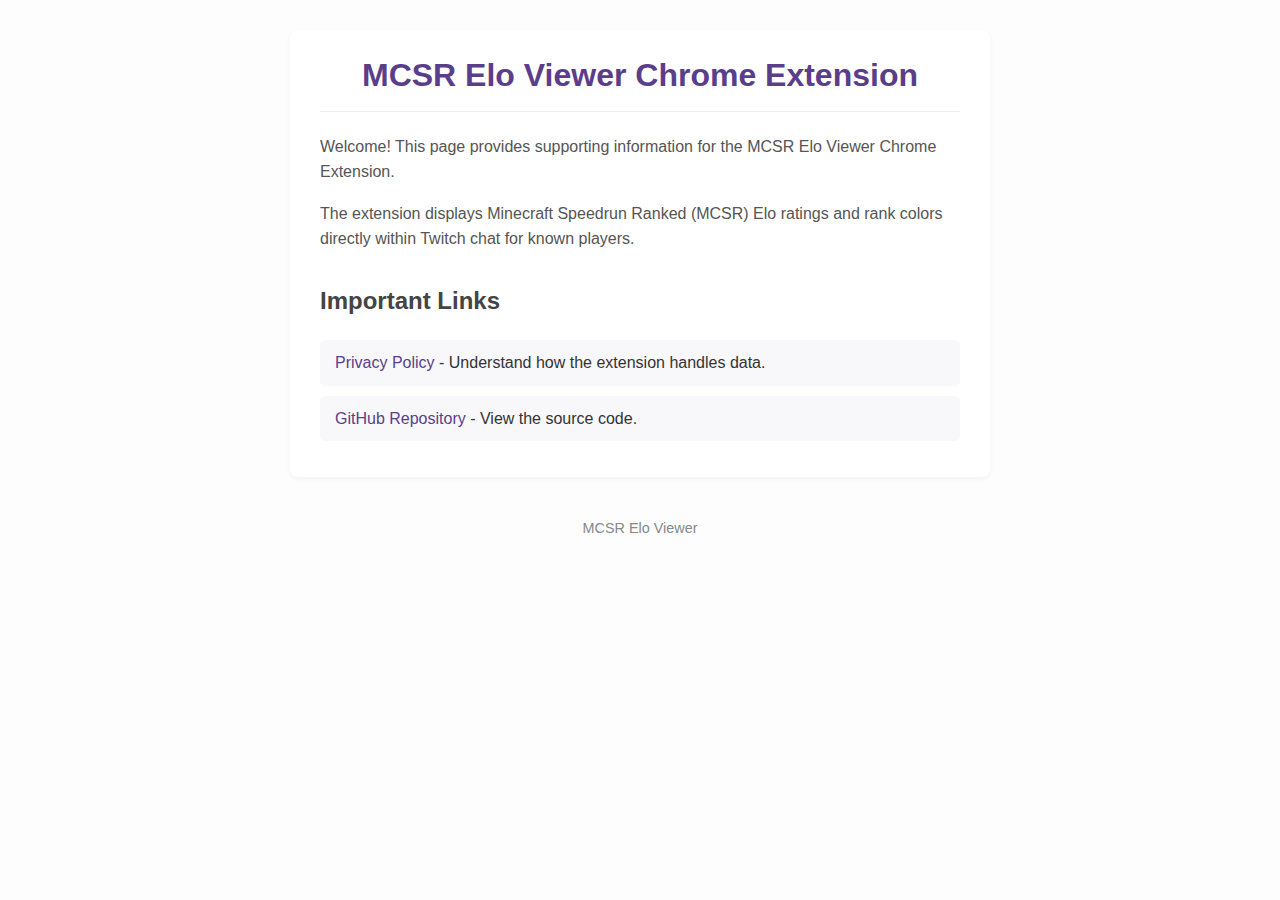
<file: index.html>
<!DOCTYPE html>
<html lang="en">
<head>
    <meta charset="UTF-8">
    <meta name="viewport" content="width=device-width, initial-scale=1.0">
    <title>MCSR Elo Viewer Information</title>
    <style>
        body {
            font-family: -apple-system, BlinkMacSystemFont, "Segoe UI", Roboto, Oxygen-Sans, Ubuntu, Cantarell, "Helvetica Neue", sans-serif;
            line-height: 1.6;
            margin: 0 auto;
            max-width: 700px;
            padding: 30px 20px;
            color: #333;
            background-color: #fdfdfd;
        }
        .container {
            background-color: #fff;
            padding: 20px 30px;
            border-radius: 8px;
            box-shadow: 0 2px 5px rgba(0,0,0,0.05);
        }
        h1 {
            color: #5a3e8a; /* Theme color */
            border-bottom: 1px solid #eee;
            padding-bottom: 10px;
            margin-top: 0;
            text-align: center;
        }
         h2 {
            color: #444;
            margin-top: 30px;
        }
        p {
            color: #555;
            margin-bottom: 15px;
        }
        a {
            color: #5a3e8a;
            text-decoration: none;
            font-weight: 500;
        }
        a:hover {
            text-decoration: underline;
        }
        ul {
            list-style: none;
            padding: 0;
        }
        li {
            margin-bottom: 10px;
            background-color: #f8f8fa;
            padding: 10px 15px;
            border-radius: 5px;
        }
        .footer {
             margin-top: 40px;
             text-align: center;
             font-size: 0.9em;
             color: #888;
        }
    </style>
</head>
<body>
    <div class="container">
        <h1>MCSR Elo Viewer Chrome Extension</h1>

        <p>
            Welcome! This page provides supporting information for the MCSR Elo Viewer Chrome Extension.
        </p>
        <p>
            The extension displays Minecraft Speedrun Ranked (MCSR) Elo ratings and rank colors directly within Twitch chat for known players.
        </p>

        <h2>Important Links</h2>
        <ul>
            <li>
                <a href="privacy.html">Privacy Policy</a> - Understand how the extension handles data.
            </li>
            <!-- Optional: Add link to GitHub Repo -->
            <li>
                <a href="https://github.com/Evanition/gettingtwitch_ids" target="_blank" rel="noopener noreferrer">GitHub Repository</a> - View the source code.
            </li>
            <!-- Optional: Add link to Chrome Web Store once published -->
            <!--
            <li>
                <a href="[Link to Chrome Web Store Listing]" target="_blank" rel="noopener noreferrer">Get the Extension</a> - Install from the Chrome Web Store.
            </li>
            -->
        </ul>
    </div>

     <div class="footer">
        MCSR Elo Viewer
    </div>

</body>
</html>
</file>
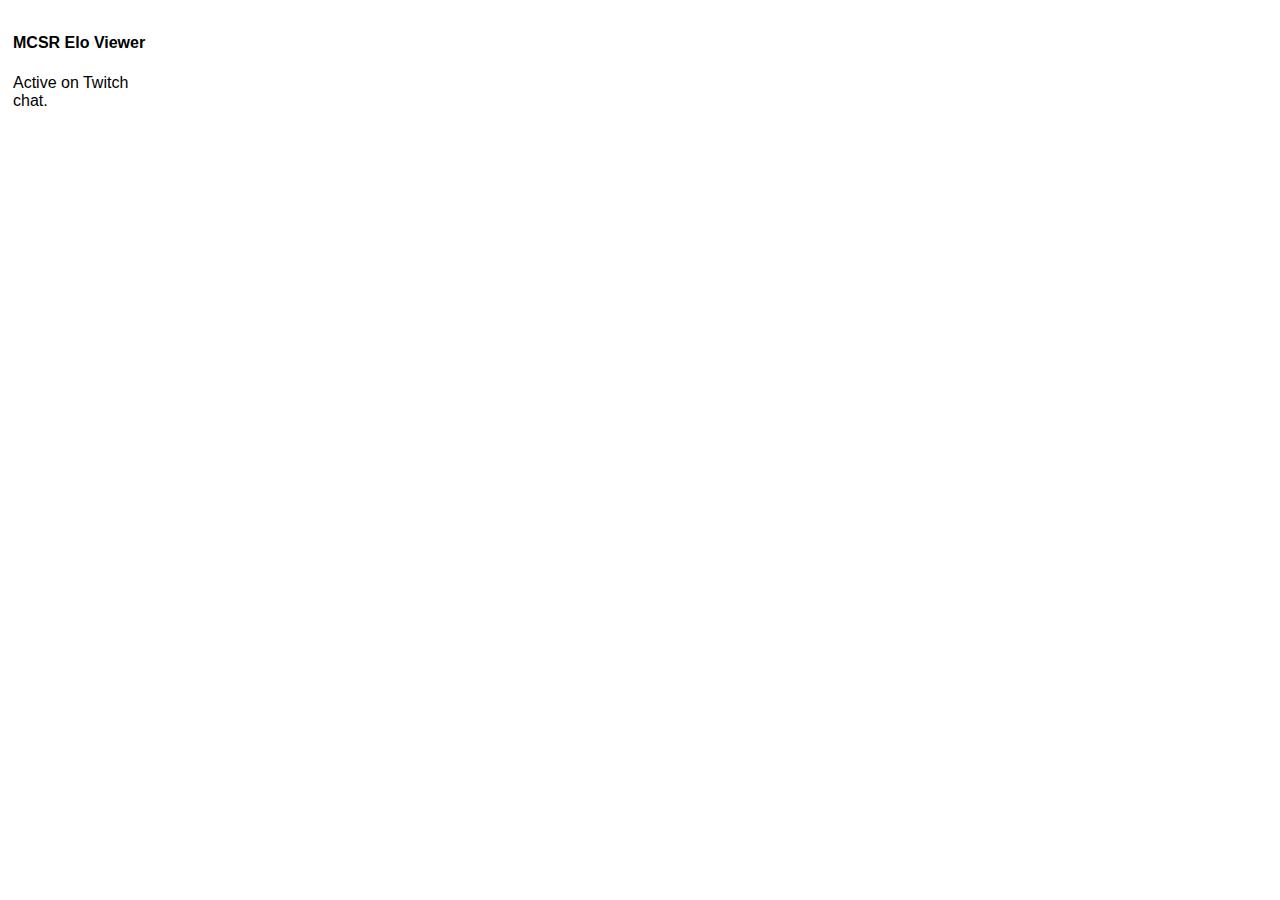
<file: popup.html>
<!-- popup.html -->
<!DOCTYPE html>
<html>
<head>
  <title>MCSR Elo Viewer</title>
  <style>body { width: 150px; font-family: sans-serif; padding: 5px; }</style>
</head>
<body>
  <h4>MCSR Elo Viewer</h4>
  <p>Active on Twitch chat.</p>
  <!-- Add buttons for actions like clearing cache if needed -->
</body>
</html>
</file>
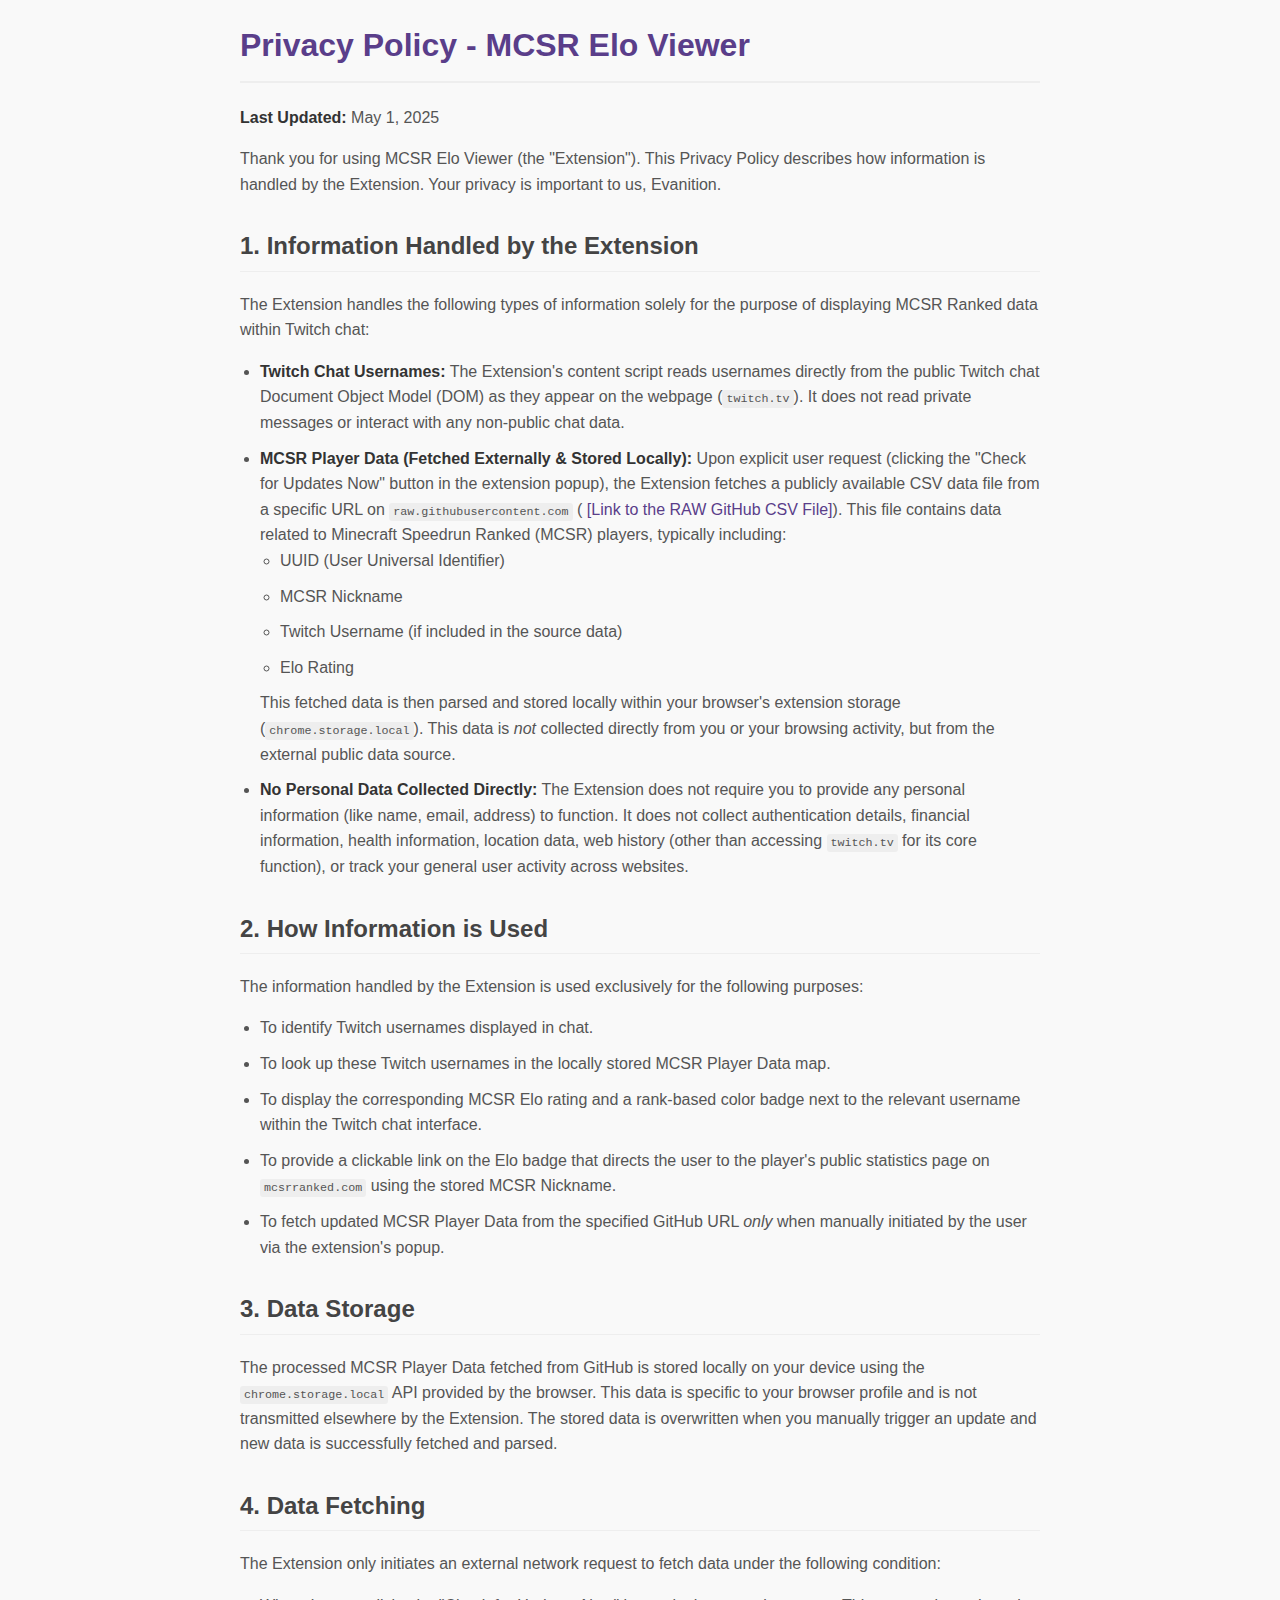
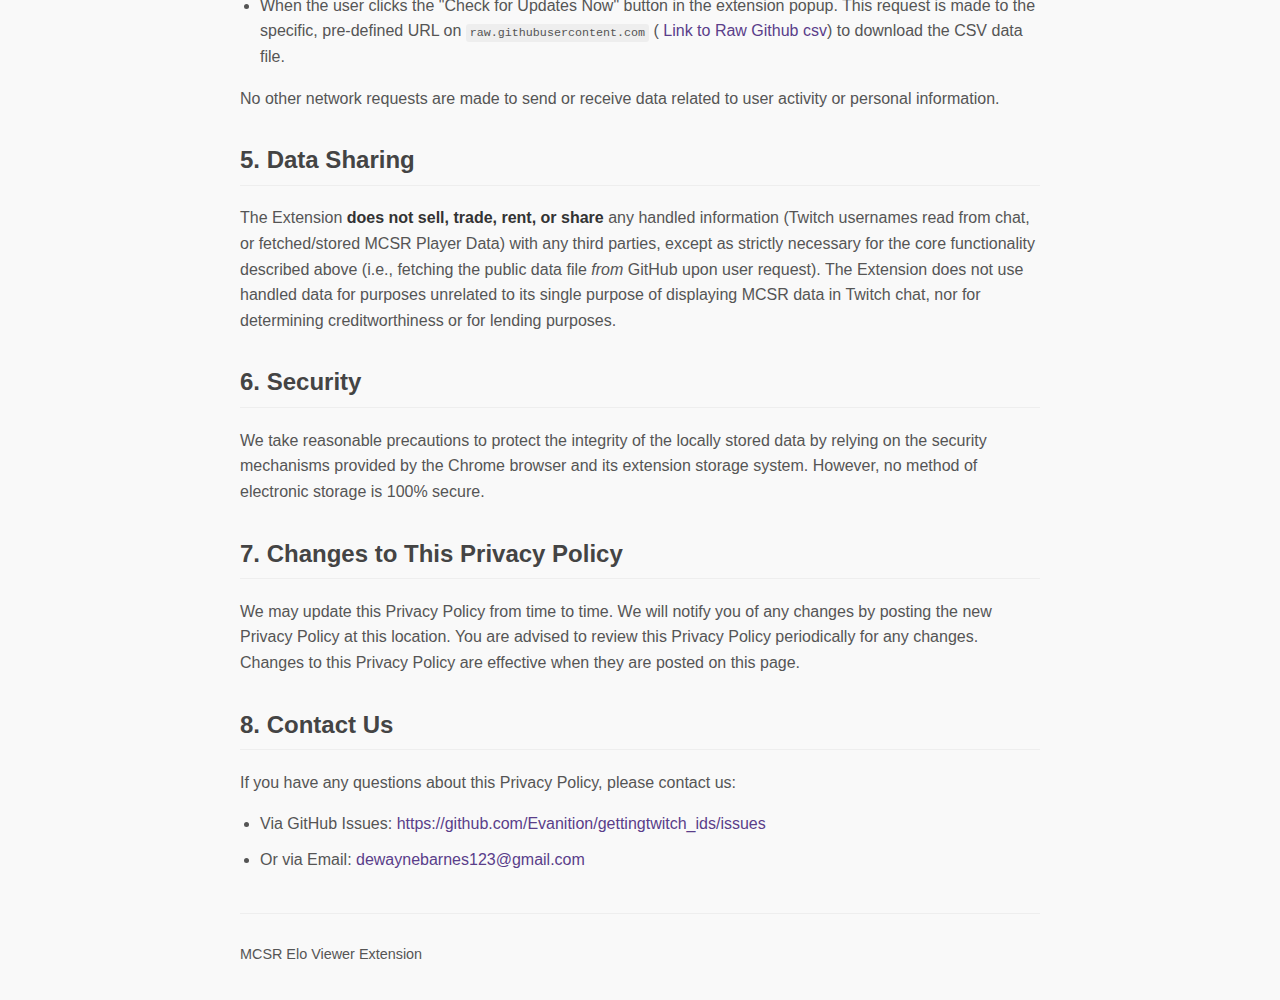
<file: privacy.html>
<!DOCTYPE html>
<html lang="en">
<head>
    <meta charset="UTF-8">
    <meta name="viewport" content="width=device-width, initial-scale=1.0">
    <title>Privacy Policy - MCSR Elo Viewer</title>
    <style>
        body {
            font-family: -apple-system, BlinkMacSystemFont, "Segoe UI", Roboto, Oxygen-Sans, Ubuntu, Cantarell, "Helvetica Neue", sans-serif;
            line-height: 1.6;
            margin: 0 auto; /* Center content */
            max-width: 800px; /* Readable width */
            padding: 20px;
            color: #333;
            background-color: #f9f9f9;
        }
        h1 {
            color: #5a3e8a; /* Theme color */
            border-bottom: 2px solid #eee;
            padding-bottom: 10px;
            margin-top: 0;
        }
        h2 {
            color: #444;
            margin-top: 30px;
            border-bottom: 1px solid #eee;
            padding-bottom: 5px;
        }
        p, li {
            color: #555;
        }
        ul {
            padding-left: 20px;
        }
        li {
            margin-bottom: 10px;
        }
        strong {
            font-weight: 600;
            color: #333;
        }
        code {
            background-color: #eee;
            padding: 2px 4px;
            border-radius: 3px;
            font-family: monospace;
            font-size: 0.9em;
        }
        a {
            color: #5a3e8a; /* Theme color */
            text-decoration: none;
        }
        a:hover {
            text-decoration: underline;
        }
        .footer {
            margin-top: 40px;
            font-size: 0.9em;
            color: #777;
            border-top: 1px solid #eee;
            padding-top: 15px;
        }
        /* Basic responsive adjustments */
        @media (max-width: 600px) {
            body {
                padding: 15px;
            }
            h1 {
                font-size: 1.8em;
            }
            h2 {
                font-size: 1.4em;
            }
        }
    </style>
</head>
<body>

    <h1>Privacy Policy - MCSR Elo Viewer</h1>

    <p><strong>Last Updated:</strong> May 1, 2025</p> <!-- Update date if needed -->

    <p>Thank you for using MCSR Elo Viewer (the "Extension"). This Privacy Policy describes how information is handled by the Extension. Your privacy is important to us, Evanition.</p>

    <h2>1. Information Handled by the Extension</h2>

    <p>The Extension handles the following types of information solely for the purpose of displaying MCSR Ranked data within Twitch chat:</p>
    <ul>
        <li>
            <strong>Twitch Chat Usernames:</strong> The Extension's content script reads usernames directly from the public Twitch chat Document Object Model (DOM) as they appear on the webpage (<code>twitch.tv</code>). It does not read private messages or interact with any non-public chat data.
        </li>
        <li>
            <strong>MCSR Player Data (Fetched Externally & Stored Locally):</strong> Upon explicit user request (clicking the "Check for Updates Now" button in the extension popup), the Extension fetches a publicly available CSV data file from a specific URL on <code>raw.githubusercontent.com</code> (<!-- IMPORTANT: Replace this link --> <a href="https://raw.githubusercontent.com/Evanition/gettingtwitch_ids/refs/heads/main/mcsr_user_data.csv" target="_blank" rel="noopener noreferrer">[Link to the RAW GitHub CSV File]</a>). This file contains data related to Minecraft Speedrun Ranked (MCSR) players, typically including:
            <ul>
                <li>UUID (User Universal Identifier)</li>
                <li>MCSR Nickname</li>
                <li>Twitch Username (if included in the source data)</li>
                <li>Elo Rating</li>
            </ul>
            This fetched data is then parsed and stored locally within your browser's extension storage (<code>chrome.storage.local</code>). This data is <em>not</em> collected directly from you or your browsing activity, but from the external public data source.
        </li>
        <li>
            <strong>No Personal Data Collected Directly:</strong> The Extension does not require you to provide any personal information (like name, email, address) to function. It does not collect authentication details, financial information, health information, location data, web history (other than accessing <code>twitch.tv</code> for its core function), or track your general user activity across websites.
        </li>
    </ul>

    <h2>2. How Information is Used</h2>

    <p>The information handled by the Extension is used exclusively for the following purposes:</p>
    <ul>
        <li>To identify Twitch usernames displayed in chat.</li>
        <li>To look up these Twitch usernames in the locally stored MCSR Player Data map.</li>
        <li>To display the corresponding MCSR Elo rating and a rank-based color badge next to the relevant username within the Twitch chat interface.</li>
        <li>To provide a clickable link on the Elo badge that directs the user to the player's public statistics page on <code>mcsrranked.com</code> using the stored MCSR Nickname.</li>
        <li>To fetch updated MCSR Player Data from the specified GitHub URL <em>only</em> when manually initiated by the user via the extension's popup.</li>
    </ul>

    <h2>3. Data Storage</h2>

    <p>The processed MCSR Player Data fetched from GitHub is stored locally on your device using the <code>chrome.storage.local</code> API provided by the browser. This data is specific to your browser profile and is not transmitted elsewhere by the Extension. The stored data is overwritten when you manually trigger an update and new data is successfully fetched and parsed.</p>

    <h2>4. Data Fetching</h2>

    <p>The Extension only initiates an external network request to fetch data under the following condition:</p>
    <ul>
        <li>When the user clicks the "Check for Updates Now" button in the extension popup. This request is made to the specific, pre-defined URL on <code>raw.githubusercontent.com</code> (<!-- IMPORTANT: Replace this link --> <a href="https://raw.githubusercontent.com/Evanition/gettingtwitch_ids/refs/heads/main/mcsr_user_data.csv" target="_blank" rel="noopener noreferrer">Link to Raw Github csv</a>) to download the CSV data file.</li>
    </ul>
    <p>No other network requests are made to send or receive data related to user activity or personal information.</p>

    <h2>5. Data Sharing</h2>

    <p>The Extension <strong>does not sell, trade, rent, or share</strong> any handled information (Twitch usernames read from chat, or fetched/stored MCSR Player Data) with any third parties, except as strictly necessary for the core functionality described above (i.e., fetching the public data file <em>from</em> GitHub upon user request). The Extension does not use handled data for purposes unrelated to its single purpose of displaying MCSR data in Twitch chat, nor for determining creditworthiness or for lending purposes.</p>

    <h2>6. Security</h2>

    <p>We take reasonable precautions to protect the integrity of the locally stored data by relying on the security mechanisms provided by the Chrome browser and its extension storage system. However, no method of electronic storage is 100% secure.</p>

    <h2>7. Changes to This Privacy Policy</h2>

    <p>We may update this Privacy Policy from time to time. We will notify you of any changes by posting the new Privacy Policy at this location. You are advised to review this Privacy Policy periodically for any changes. Changes to this Privacy Policy are effective when they are posted on this page.</p>

    <h2>8. Contact Us</h2>

    <p>If you have any questions about this Privacy Policy, please contact us:</p>
    <ul>
        <!-- IMPORTANT: Replace this link -->
        <li>Via GitHub Issues: <a href="https://github.com/Evanition/gettingtwitch_ids/issues" target="_blank" rel="noopener noreferrer">https://github.com/Evanition/gettingtwitch_ids/issues</a></li>
        <!-- Optional: Replace or remove email -->
        <li>Or via Email: <a href="mailto:dewaynebarnes123@gmail.com">dewaynebarnes123@gmail.com</a></li>
    </ul>

    <div class="footer">
        <p>MCSR Elo Viewer Extension</p>
    </div>

</body>
</html>
</file>
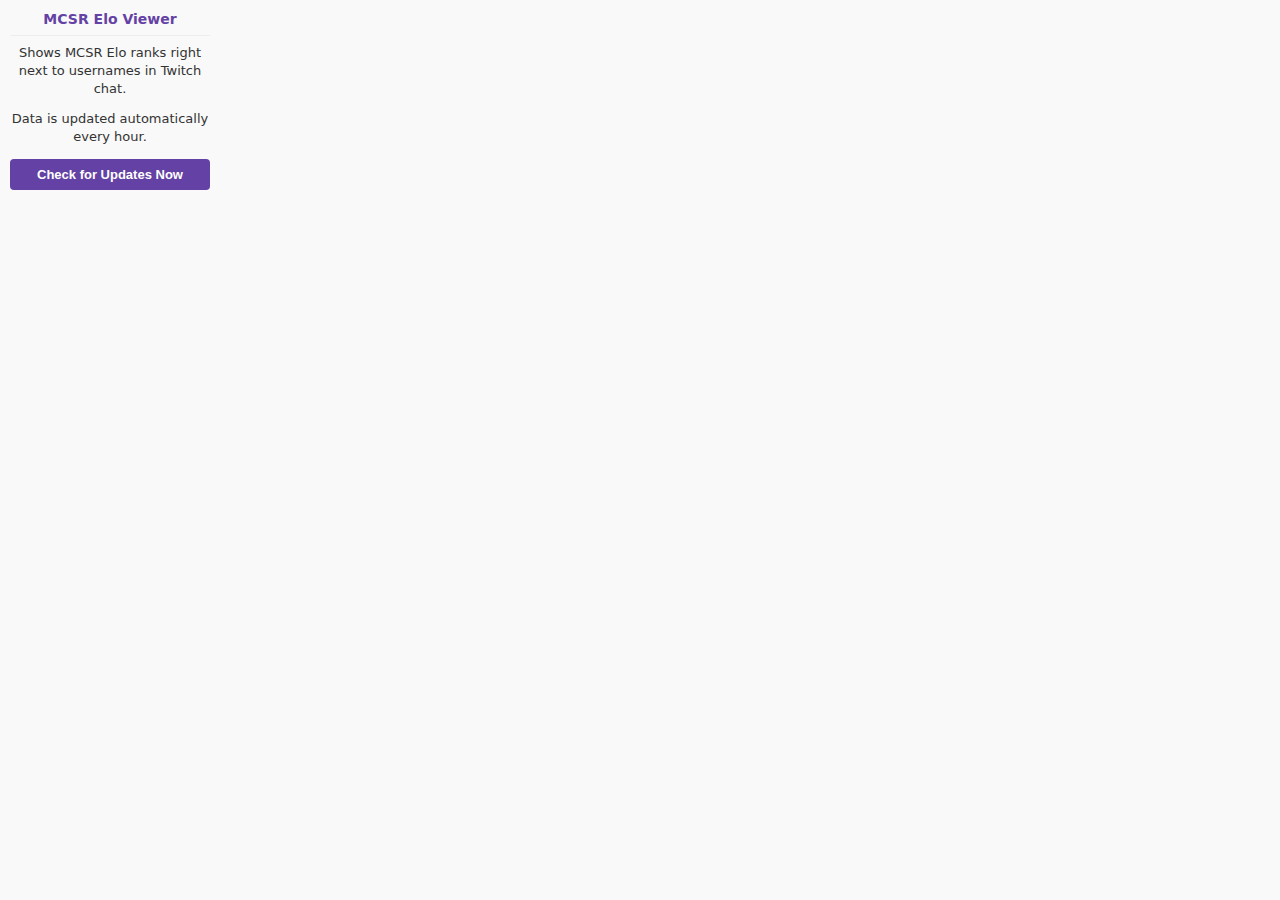
<file: mcsr_app_viewer/popup.html>
<!DOCTYPE html>
<html>
<head>
  <title>MCSR Elo Viewer</title>
  <link rel="stylesheet" href="popup.css"> <!-- Link the CSS file -->
</head>
<body>
  <h4>MCSR Elo Viewer</h4>
  <!-- More user-friendly description -->
  <p>Shows MCSR Elo ranks right next to usernames in Twitch chat.</p>
  <p>Data is updated automatically every hour.</p>

  <button id="refreshButton">Check for Updates Now</button>
  <div id="status"></div>

  <script src="popup.js"></script>
</body>
</html>
</file>
<file: mcsr_app_viewer/popup.css>
body {
  width: 200px; /* Adjust width as needed */
  font-family: system-ui, -apple-system, BlinkMacSystemFont, 'Segoe UI', Roboto, Oxygen, Ubuntu, Cantarell, 'Open Sans', 'Helvetica Neue', sans-serif;
  padding: 10px;
  margin: 0;
  font-size: 14px;
  line-height: 1.4;
  color: #333;
  background-color: #f9f9f9;
}

h4 {
  margin-top: 0;
  margin-bottom: 8px;
  color: #6441A4; /* Twitch purple */
  text-align: center;
  border-bottom: 1px solid #eee;
  padding-bottom: 5px;
}

p {
  margin-top: 0;
  margin-bottom: 12px;
  font-size: 13px;
  text-align: center;
}

button#refreshButton {
  display: block; /* Make button take full width */
  width: 100%;
  padding: 8px 12px;
  margin-top: 10px;
  font-size: 13px;
  font-weight: bold;
  color: white;
  background-color: #6441A4; /* Twitch purple */
  border: none;
  border-radius: 4px;
  cursor: pointer;
  transition: background-color 0.2s ease;
  box-sizing: border-box; /* Include padding in width */
}

button#refreshButton:hover {
  background-color: #7d5bbe; /* Lighter purple on hover */
}

button#refreshButton:disabled {
  background-color: #a991d4; /* Faded purple when disabled */
  cursor: not-allowed;
}

#status {
  margin-top: 10px;
  font-style: italic;
  font-size: 12px;
  color: #555;
  text-align: center;
  min-height: 15px; /* Prevent layout shift when text appears/disappears */
}
</file>
